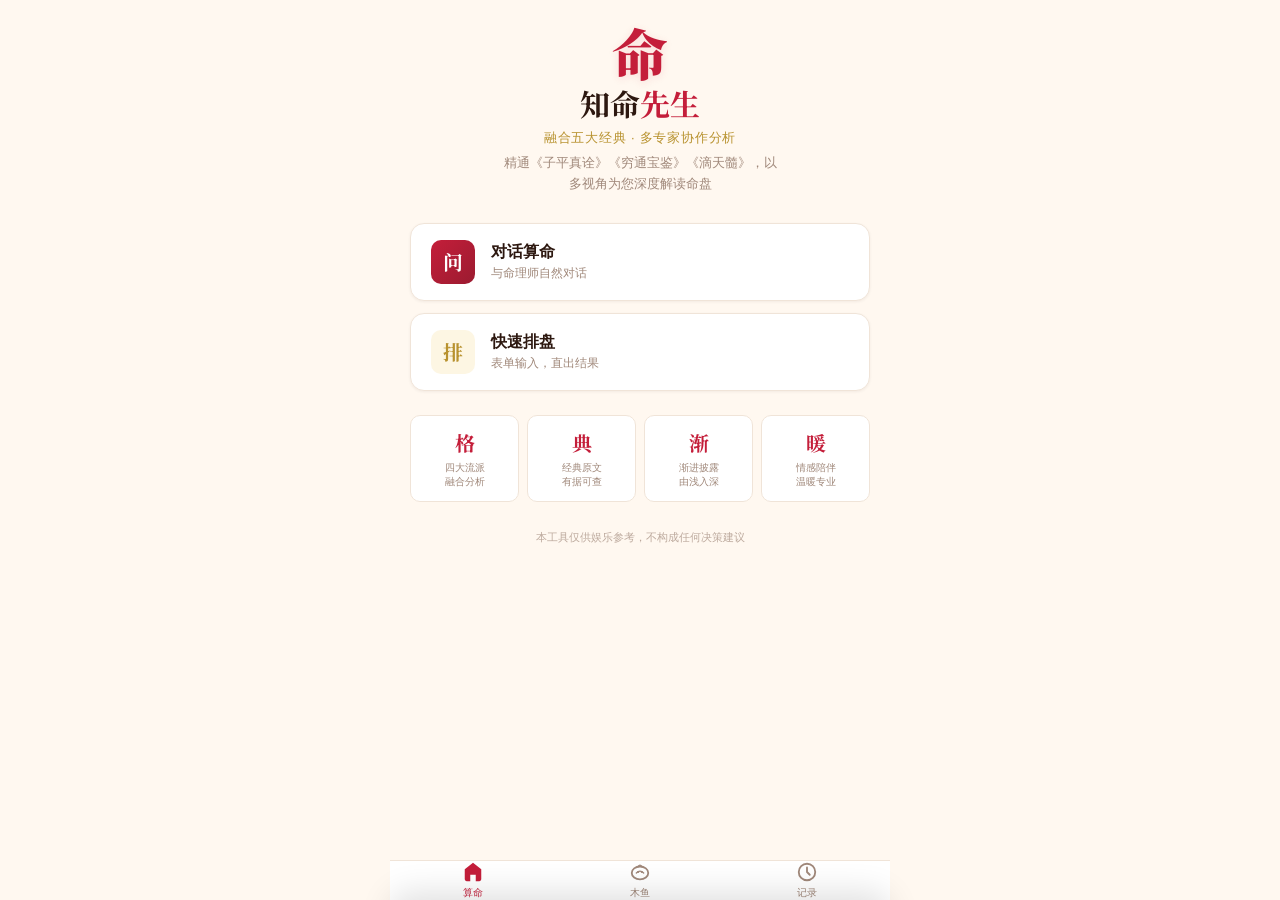
<file: frontend/index.html>
<!DOCTYPE html>
<html lang="zh-CN">
<head>
  <meta charset="UTF-8" />
  <meta name="viewport" content="width=device-width,initial-scale=1,maximum-scale=1,user-scalable=no,viewport-fit=cover" />
  <meta name="apple-mobile-web-app-capable" content="yes" />
  <meta name="apple-mobile-web-app-status-bar-style" content="default" />
  <meta name="theme-color" content="#FFF8F0" />
  <title>知命先生 · 命理解读</title>
  <link rel="manifest" href="manifest.json" />
  <link rel="icon" href="icon.svg" type="image/svg+xml" />
  <link rel="apple-touch-icon" href="icon.svg" />
  <link rel="preconnect" href="https://fonts.googleapis.com" />
  <link href="https://fonts.googleapis.com/css2?family=Noto+Serif+SC:wght@400;600;700;900&display=swap" rel="stylesheet" />
  <link rel="stylesheet" href="css/app.css" />
</head>
<body>
  <div id="app">

    <!-- ====== 底部 Tab 栏 ====== -->
    <nav class="tab-bar" id="tab-bar">
      <div class="tab active" data-tab="home">
        <svg class="tab-svg" viewBox="0 0 24 24" width="22" height="22"><path d="M12 2L3 9v11a2 2 0 002 2h4v-7h6v7h4a2 2 0 002-2V9L12 2z" fill="currentColor"/></svg>
        <span class="tab-label">算命</span>
      </div>
      <div class="tab" data-tab="woodfish">
        <svg class="tab-svg" viewBox="0 0 24 24" width="22" height="22"><ellipse cx="12" cy="13" rx="9" ry="7" fill="none" stroke="currentColor" stroke-width="2"/><path d="M8 13Q12 9 16 13" fill="none" stroke="currentColor" stroke-width="1.5" stroke-linecap="round"/><circle cx="10" cy="12" r="1.2" fill="currentColor"/><circle cx="14" cy="12" r="1.2" fill="currentColor"/><path d="M10 6Q12 3 14 6" fill="none" stroke="currentColor" stroke-width="1.5" stroke-linecap="round"/></svg>
        <span class="tab-label">木鱼</span>
      </div>
      <div class="tab" data-tab="history">
        <svg class="tab-svg" viewBox="0 0 24 24" width="22" height="22"><circle cx="12" cy="12" r="9" fill="none" stroke="currentColor" stroke-width="2"/><path d="M12 7v5l3 3" fill="none" stroke="currentColor" stroke-width="2" stroke-linecap="round" stroke-linejoin="round"/></svg>
        <span class="tab-label">记录</span>
      </div>
    </nav>

    <!-- ====== 首页 ====== -->
    <section id="screen-home" class="screen active">
      <div class="page-content home-content">
        <div class="hero">
          <div class="hero-seal">命</div>
          <h1>知命<span class="accent">先生</span></h1>
          <p class="hero-sub">融合五大经典 · 多专家协作分析</p>
          <p class="hero-desc">精通《子平真诠》《穷通宝鉴》《滴天髓》，以多视角为您深度解读命盘</p>
        </div>
        <div class="home-actions">
          <button type="button" class="btn-hero" id="btn-chat">
            <span class="btn-icon-char">问</span>
            <span class="btn-text">
              <strong>对话算命</strong>
              <small>与命理师自然对话</small>
            </span>
          </button>
          <button type="button" class="btn-hero btn-hero-alt" id="btn-form">
            <span class="btn-icon-char">排</span>
            <span class="btn-text">
              <strong>快速排盘</strong>
              <small>表单输入，直出结果</small>
            </span>
          </button>
        </div>
        <div class="home-features">
          <div class="feat"><span class="feat-char">格</span><p>四大流派<br/>融合分析</p></div>
          <div class="feat"><span class="feat-char">典</span><p>经典原文<br/>有据可查</p></div>
          <div class="feat"><span class="feat-char">渐</span><p>渐进披露<br/>由浅入深</p></div>
          <div class="feat"><span class="feat-char">暖</span><p>情感陪伴<br/>温暖专业</p></div>
        </div>
        <p class="footer-note">本工具仅供娱乐参考，不构成任何决策建议</p>
      </div>
    </section>

    <!-- ====== 免责弹窗 ====== -->
    <div id="overlay-disclaimer" class="overlay">
      <div class="modal">
        <h2>使用须知</h2>
        <p class="modal-body">本工具基于传统命理学规则与 AI 技术进行运势推算，融合《子平真诠》《穷通宝鉴》等经典理论，仅供娱乐参考，不构成任何人生、投资或医疗决策建议。</p>
        <label class="checkbox-row">
          <input type="checkbox" id="disclaimer-check" />
          <span>我已阅读并同意上述声明</span>
        </label>
        <button type="button" class="btn-primary" id="btn-disclaimer-ok" disabled>同意并继续</button>
      </div>
    </div>

    <!-- ====== 对话页 ====== -->
    <section id="screen-chat" class="screen">
      <header class="nav-bar">
        <span class="nav-back" data-goto="home">‹</span>
        <span class="nav-title">知命先生</span>
        <span class="nav-action" id="btn-new-chat" title="新对话">⟳</span>
      </header>
      <div class="chat-container" id="chat-container">
        <div class="chat-messages" id="chat-messages"></div>
      </div>
      <div class="chat-input-bar" id="chat-input-bar">
        <div class="chat-input-wrap">
          <textarea id="chat-input" placeholder="输入您的问题..." rows="1"></textarea>
          <button type="button" class="chat-send-btn" id="chat-send" disabled>
            <svg width="20" height="20" viewBox="0 0 24 24" fill="none"><path d="M22 2L11 13" stroke="currentColor" stroke-width="2" stroke-linecap="round"/><path d="M22 2L15 22L11 13L2 9L22 2Z" stroke="currentColor" stroke-width="2" stroke-linecap="round" stroke-linejoin="round"/></svg>
          </button>
        </div>
        <p class="chat-disclaimer">解读仅供娱乐参考，不构成决策建议</p>
      </div>
    </section>

    <!-- ====== 输入页 ====== -->
    <section id="screen-input" class="screen">
      <header class="nav-bar">
        <span class="nav-back" data-goto="home">‹</span>
        <span class="nav-title">输入生辰</span>
      </header>
      <div class="page-content">
        <div class="input-section">
          <p class="section-label">日历类型</p>
          <div class="calendar-switch" id="calendar-switch">
            <button type="button" class="active" data-type="solar">阳历</button>
            <button type="button" data-type="lunar">农历</button>
          </div>
        </div>
        <div class="input-section">
          <p class="section-label">出生日期</p>
          <div class="date-input-wrap" id="solar-date-wrap">
            <label>阳历日期</label>
            <input type="date" id="solar-date" value="1990-01-01" />
          </div>
          <div class="date-input-wrap" id="lunar-date-wrap" style="display:none;">
            <label>农历日期</label>
            <div class="lunar-picker-trigger" id="lunar-trigger">
              <span class="placeholder" id="lunar-display">请选择农历日期</span>
              <span class="arrow">›</span>
            </div>
          </div>
        </div>
        <div class="input-section">
          <p class="section-label">出生时辰</p>
          <div class="shichen-grid" id="shichen-grid">
            <button type="button" class="shichen-btn" data-hour="23"><span class="zhi">子</span><span class="range">23-01</span></button>
            <button type="button" class="shichen-btn" data-hour="1"><span class="zhi">丑</span><span class="range">01-03</span></button>
            <button type="button" class="shichen-btn" data-hour="3"><span class="zhi">寅</span><span class="range">03-05</span></button>
            <button type="button" class="shichen-btn" data-hour="5"><span class="zhi">卯</span><span class="range">05-07</span></button>
            <button type="button" class="shichen-btn" data-hour="7"><span class="zhi">辰</span><span class="range">07-09</span></button>
            <button type="button" class="shichen-btn" data-hour="9"><span class="zhi">巳</span><span class="range">09-11</span></button>
            <button type="button" class="shichen-btn" data-hour="11"><span class="zhi">午</span><span class="range">11-13</span></button>
            <button type="button" class="shichen-btn" data-hour="13"><span class="zhi">未</span><span class="range">13-15</span></button>
            <button type="button" class="shichen-btn" data-hour="15"><span class="zhi">申</span><span class="range">15-17</span></button>
            <button type="button" class="shichen-btn" data-hour="17"><span class="zhi">酉</span><span class="range">17-19</span></button>
            <button type="button" class="shichen-btn" data-hour="19"><span class="zhi">戌</span><span class="range">19-21</span></button>
            <button type="button" class="shichen-btn" data-hour="21"><span class="zhi">亥</span><span class="range">21-23</span></button>
          </div>
        </div>
        <div class="input-section">
          <p class="section-label">性别</p>
          <div class="gender-picker" id="gender-picker">
            <button type="button" class="gender-btn" data-gender="male">&#9794; 男</button>
            <button type="button" class="gender-btn" data-gender="female">&#9792; 女</button>
          </div>
        </div>
        <button type="button" class="btn-primary" id="btn-submit" disabled>开始推算</button>
        <button type="button" class="btn-secondary" data-goto="home">取消</button>
      </div>
    </section>

    <!-- ====== 加载页 ====== -->
    <section id="screen-loading" class="screen">
      <header class="nav-bar"><span class="nav-title">推算中</span></header>
      <div class="loading-wrap">
        <div class="taiji"></div>
        <p class="loading-text" id="loading-text">正在排盘推算…</p>
        <p class="loading-sub" id="loading-sub">多专家协作分析中</p>
        <div class="loading-steps" id="loading-steps">
          <div class="step active" data-step="paipan">排列四柱</div>
          <div class="step" data-step="wuxing">推算五行</div>
          <div class="step" data-step="fortune">多专家分析</div>
          <div class="step" data-step="reading">生成解读</div>
        </div>
      </div>
    </section>

    <!-- ====== 结果页 ====== -->
    <section id="screen-result" class="screen">
      <header class="nav-bar">
        <span class="nav-back" data-goto="home">‹</span>
        <span class="nav-title">今日运势</span>
      </header>
      <div class="page-content stagger">
        <p class="section-label">八字排盘</p>
        <div class="bazi-card" id="bazi-card"></div>
        <p class="section-label">五行分布</p>
        <div class="wuxing-chart" id="wuxing-chart"></div>
        <div class="score-hero" id="score-hero"></div>
        <p class="section-label">分项运势</p>
        <div class="fortune-grid" id="fortune-grid"></div>
        <p class="section-label">幸运提示</p>
        <div class="lucky-row" id="lucky-row"></div>
        <p class="section-label">黄历速览</p>
        <div class="almanac-row" id="almanac-row"></div>
        <div class="cautions-card" id="cautions-card"></div>

        <div class="result-actions">
          <div class="entry-row" id="btn-deep-analysis">
            <span class="e-label">深度解读</span>
            <span class="e-arrow">›</span>
          </div>
          <div class="entry-row" id="btn-yearly">
            <span class="e-label">查看本年运势</span>
            <span class="e-arrow">›</span>
          </div>
          <div class="entry-row" id="btn-dayun">
            <span class="e-label">查看大运流年</span>
            <span class="e-arrow">›</span>
          </div>
          <div class="entry-row" id="btn-ask-ai">
            <span class="e-label">向命理师提问</span>
            <span class="e-arrow">›</span>
          </div>
          <button type="button" class="btn-gold" id="btn-poster">生成运势海报</button>
        </div>
        <p class="footer-note">仅供娱乐参考，不构成任何决策建议</p>
      </div>
    </section>

    <!-- ====== 深度分析页 ====== -->
    <section id="screen-deep" class="screen">
      <header class="nav-bar">
        <span class="nav-back" data-goto="result">‹</span>
        <span class="nav-title">深度解读</span>
      </header>
      <div class="page-content">
        <div class="deep-header">
          <div class="deep-badge">四大专家协作分析</div>
          <p class="deep-desc">格局专家 · 调候专家 · 象法专家 · 心理咨询师</p>
        </div>
        <div class="deep-content" id="deep-content">
          <div class="deep-loading">
            <div class="typing-indicator"><span></span><span></span><span></span></div>
            <p>多专家协作分析中…</p>
          </div>
        </div>
        <p class="footer-note">仅供娱乐参考</p>
      </div>
    </section>

    <!-- ====== 木鱼页 ====== -->
    <section id="screen-woodfish" class="screen">
      <div class="page-content woodfish-page">
        <div class="wf-merit-display">
          <span class="wf-merit-label">功德</span>
          <span class="wf-merit-num" id="wf-merit">0</span>
        </div>
        <div class="wf-area">
          <div class="wf-ripple" id="wf-ripple"></div>
          <button type="button" class="wf-btn" id="wf-btn">
            <svg viewBox="0 0 200 200" width="160" height="160">
              <defs>
                <radialGradient id="wfg" cx="45%" cy="40%"><stop offset="0%" stop-color="#D4A84B"/><stop offset="100%" stop-color="#8B6914"/></radialGradient>
              </defs>
              <ellipse cx="100" cy="110" rx="72" ry="60" fill="url(#wfg)" stroke="#6B4C1A" stroke-width="2"/>
              <ellipse cx="100" cy="110" rx="58" ry="48" fill="none" stroke="#B8922F" stroke-width="1" opacity=".4"/>
              <path d="M70 110 Q100 90 130 110" fill="none" stroke="#6B4C1A" stroke-width="3" stroke-linecap="round"/>
              <circle cx="85" cy="105" r="4" fill="#6B4C1A" opacity=".6"/>
              <circle cx="115" cy="105" r="4" fill="#6B4C1A" opacity=".6"/>
              <path d="M88 60 Q100 40 112 60" fill="none" stroke="#B8922F" stroke-width="2.5" stroke-linecap="round"/>
              <circle cx="100" cy="42" r="6" fill="#D4A84B" stroke="#8B6914" stroke-width="1.5"/>
            </svg>
          </button>
          <div class="wf-float-container" id="wf-floats"></div>
        </div>
        <div class="wf-stats">
          <div class="wf-stat"><span class="wf-stat-num" id="wf-today">0</span><span class="wf-stat-label">今日</span></div>
          <div class="wf-stat"><span class="wf-stat-num" id="wf-total">0</span><span class="wf-stat-label">累计</span></div>
        </div>
        <p class="wf-hint">轻触木鱼，静心积德</p>
      </div>
    </section>

    <!-- ====== 大运流年页 ====== -->
    <section id="screen-dayun" class="screen">
      <header class="nav-bar">
        <span class="nav-back" data-goto="result">‹</span>
        <span class="nav-title">大运流年</span>
      </header>
      <div class="page-content">
        <p class="section-label" id="dayun-info"></p>
        <div class="dayun-timeline" id="dayun-timeline"></div>
        <p class="footer-note">仅供娱乐参考</p>
      </div>
    </section>

    <!-- ====== 本年运势页 ====== -->
    <section id="screen-yearly" class="screen">
      <header class="nav-bar">
        <span class="nav-back" data-goto="result">‹</span>
        <span class="nav-title">本年运势</span>
      </header>
      <div class="page-content stagger">
        <div class="yearly-header" id="yearly-header"></div>
        <div class="taisui-card" id="taisui-card" style="display:none;"></div>
        <div class="score-hero" id="yearly-score-hero"></div>
        <div class="yearly-keywords" id="yearly-keywords"></div>
        <p class="section-label">年度分项运势</p>
        <div class="fortune-grid" id="yearly-fortune-grid"></div>
        <div class="cautions-card" id="yearly-cautions-card"></div>
        <p class="section-label">十二月运势概览</p>
        <div class="monthly-chart" id="monthly-chart"></div>
        <p class="footer-note">仅供娱乐参考</p>
      </div>
    </section>

    <!-- ====== 历史记录页 ====== -->
    <section id="screen-history" class="screen">
      <div class="page-content" style="padding-top:16px;">
        <p class="section-label">最近记录</p>
        <div id="history-full-list"></div>
        <p class="footer-note">最近 30 天记录</p>
      </div>
    </section>

    <!-- ====== 农历选择器 ====== -->
    <div id="picker-overlay" class="overlay" style="align-items:flex-end;"></div>
    <div id="lunar-picker" class="picker-sheet">
      <div class="picker-header">
        <span class="picker-cancel" id="picker-cancel">取消</span>
        <span class="picker-title">选择农历日期</span>
        <span class="picker-confirm" id="picker-confirm">确定</span>
      </div>
      <div class="picker-columns">
        <div class="picker-highlight"></div>
        <div class="picker-column" id="picker-year"><div class="picker-scroller"></div></div>
        <div class="picker-column" id="picker-month"><div class="picker-scroller"></div></div>
        <div class="picker-column" id="picker-day"><div class="picker-scroller"></div></div>
      </div>
    </div>

    <!-- ====== 海报弹窗 ====== -->
    <div id="overlay-poster" class="overlay">
      <div class="modal" style="max-width:380px;">
        <h2>运势海报</h2>
        <div class="poster-wrap">
          <canvas id="poster-canvas" class="poster-canvas"></canvas>
        </div>
        <button type="button" class="btn-primary" id="btn-save-poster" style="margin-top:16px;">保存图片</button>
        <button type="button" class="btn-secondary" id="btn-close-poster">关闭</button>
      </div>
    </div>
  </div>

  <script src="js/utils.js"></script>
  <script src="js/api.js"></script>
  <script src="js/calendar.js"></script>
  <script src="js/ui.js"></script>
  <script src="js/chat.js"></script>
  <script src="js/woodfish.js"></script>
  <script src="js/poster.js"></script>
  <script src="js/app.js"></script>
</body>
</html>
</file>
<file: frontend/css/app.css>
/* ================================================================
   知命先生 — 明亮国风设计系统
   红/金/暖白 · 移动端优先
   ================================================================ */

:root {
  --safe-top: env(safe-area-inset-top, 0px);
  --safe-bottom: env(safe-area-inset-bottom, 0px);
  --pad: 20px;
  --nav-h: 52px;
  --tab-h: 56px;

  --bg: #FFF8F0;
  --bg-deep: #F5E6D3;
  --surface: #FFFFFF;
  --surface-warm: #FFFAF5;

  --ink: #2D1810;
  --ink-light: #5C3D2E;
  --muted: #A0887A;
  --border: #E8D5C4;
  --border-light: #F0E4D8;

  --accent: #C41E3A;
  --accent-dark: #9B1B30;
  --accent-soft: #FFF0F0;
  --accent-glow: rgba(196,30,58,.12);

  --gold: #D4A84B;
  --gold-dark: #B8922F;
  --gold-soft: #FDF6E3;
  --gold-glow: rgba(212,168,75,.18);

  --radius: 14px;
  --radius-sm: 10px;
  --radius-xs: 6px;
  --shadow-sm: 0 1px 3px rgba(45,24,16,.06);
  --shadow: 0 4px 16px rgba(45,24,16,.08);
  --shadow-lg: 0 12px 40px rgba(45,24,16,.12);

  --font-display: 'Noto Serif SC','Songti SC',serif;
  --font-body: -apple-system,'SF Pro Text','PingFang SC','Helvetica Neue',sans-serif;
  --ease-out: cubic-bezier(.22,1,.36,1);
  --ease-spring: cubic-bezier(.34,1.56,.64,1);
}

*{box-sizing:border-box;margin:0;padding:0}
html,body{height:100%;overflow:hidden}
body{font-family:var(--font-body);background:var(--bg);color:var(--ink);-webkit-font-smoothing:antialiased;-webkit-tap-highlight-color:transparent}

#app{width:100%;height:100%;max-width:500px;margin:0 auto;position:relative;overflow:hidden;background:var(--bg)}

/* ============ SCREEN ============ */
.screen{position:absolute;inset:0;overflow-y:auto;overflow-x:hidden;-webkit-overflow-scrolling:touch;opacity:0;transform:translateY(12px);transition:opacity .3s var(--ease-out),transform .3s var(--ease-out);pointer-events:none;padding-top:calc(var(--safe-top)+var(--nav-h));padding-bottom:calc(var(--safe-bottom)+20px)}
.screen::-webkit-scrollbar{display:none}
.screen.active{opacity:1;transform:translateY(0);pointer-events:auto;z-index:10}
#screen-home,#screen-woodfish,#screen-history{padding-bottom:calc(var(--safe-bottom)+var(--tab-h)+20px)}

/* ============ NAV BAR ============ */
.nav-bar{position:fixed;top:0;left:0;right:0;max-width:500px;margin:0 auto;height:calc(var(--safe-top)+var(--nav-h));padding-top:var(--safe-top);display:flex;align-items:center;justify-content:center;background:rgba(255,248,240,.92);backdrop-filter:blur(20px);-webkit-backdrop-filter:blur(20px);z-index:30;border-bottom:1px solid var(--border-light)}
.nav-back{position:absolute;left:4px;bottom:0;width:44px;height:var(--nav-h);display:flex;align-items:center;justify-content:center;color:var(--accent);font-size:22px;font-weight:500;cursor:pointer}
.nav-back:active{opacity:.5}
.nav-title{font-family:var(--font-display);font-size:17px;font-weight:600;color:var(--ink);letter-spacing:.04em}
.nav-action{position:absolute;right:8px;bottom:0;width:44px;height:var(--nav-h);display:flex;align-items:center;justify-content:center;color:var(--accent);font-size:18px;cursor:pointer}
.nav-action:active{opacity:.5}

.page-content{padding:0 var(--pad)}

/* ============ TAB BAR ============ */
.tab-bar{position:fixed;bottom:0;left:0;right:0;max-width:500px;margin:0 auto;height:calc(var(--tab-h)+var(--safe-bottom));padding-bottom:var(--safe-bottom);display:flex;background:rgba(255,255,255,.95);backdrop-filter:blur(20px);-webkit-backdrop-filter:blur(20px);border-top:1px solid var(--border-light);z-index:40;transition:transform .25s var(--ease-out)}
.tab-bar.hidden{transform:translateY(100%);pointer-events:none}
.tab{flex:1;display:flex;flex-direction:column;align-items:center;justify-content:center;gap:3px;cursor:pointer;transition:color .2s}
.tab .tab-svg{color:var(--muted);transition:color .2s}
.tab .tab-label{font-size:10px;color:var(--muted);font-weight:500;transition:color .2s}
.tab.active .tab-svg,.tab.active .tab-label{color:var(--accent)}

/* ============ HOME ============ */
#screen-home{padding-top:var(--safe-top)}
.home-content{padding-top:24px}
.hero{margin-bottom:28px;text-align:center;position:relative}
.hero-seal{font-family:var(--font-display);font-size:56px;font-weight:900;color:var(--accent);line-height:1;margin-bottom:4px;text-shadow:0 2px 8px var(--accent-glow)}
.hero h1{font-family:var(--font-display);font-size:30px;font-weight:700;color:var(--ink);line-height:1.3}
.hero h1 .accent{color:var(--accent)}
.hero-sub{margin-top:6px;font-size:13px;color:var(--gold-dark);letter-spacing:.06em;font-weight:500}
.hero-desc{margin-top:6px;font-size:13px;color:var(--muted);line-height:1.6;max-width:280px;margin-left:auto;margin-right:auto}

.home-actions{display:flex;flex-direction:column;gap:12px;margin-bottom:24px}
.btn-hero{width:100%;padding:16px 20px;border-radius:var(--radius);border:1px solid var(--border-light);background:var(--surface);display:flex;align-items:center;gap:16px;cursor:pointer;transition:all .2s var(--ease-out);text-align:left;box-shadow:var(--shadow-sm)}
.btn-hero:active{transform:scale(.98)}
.btn-icon-char{width:44px;height:44px;border-radius:var(--radius-sm);display:flex;align-items:center;justify-content:center;font-family:var(--font-display);font-size:20px;font-weight:700;flex-shrink:0}
.btn-hero:first-child .btn-icon-char{background:linear-gradient(135deg,var(--accent),var(--accent-dark));color:#fff}
.btn-hero-alt .btn-icon-char{background:var(--gold-soft);color:var(--gold-dark)}
.btn-hero .btn-text strong{font-size:16px;font-weight:600;color:var(--ink);display:block}
.btn-hero .btn-text small{font-size:12px;color:var(--muted);margin-top:2px;display:block}

.home-features{display:grid;grid-template-columns:repeat(4,1fr);gap:8px;margin-bottom:8px}
.feat{text-align:center;padding:12px 4px;border-radius:var(--radius-sm);background:var(--surface);border:1px solid var(--border-light)}
.feat-char{display:block;font-family:var(--font-display);font-size:20px;font-weight:700;color:var(--accent);margin-bottom:4px}
.feat p{font-size:10px;color:var(--muted);line-height:1.4}

/* ============ BUTTONS ============ */
.btn-primary{width:100%;height:52px;border-radius:var(--radius);background:linear-gradient(135deg,var(--accent),var(--accent-dark));color:#fff;font-size:16px;font-weight:600;letter-spacing:.06em;border:none;cursor:pointer;display:flex;align-items:center;justify-content:center;transition:transform .15s var(--ease-spring),box-shadow .2s;box-shadow:0 4px 16px var(--accent-glow)}
.btn-primary:active{transform:scale(.97)}
.btn-primary:disabled{opacity:.4;cursor:not-allowed;transform:none}

.btn-secondary{width:100%;height:48px;border-radius:var(--radius);background:transparent;color:var(--muted);font-size:15px;font-weight:500;border:1px solid var(--border);cursor:pointer;margin-top:16px;transition:all .2s}
.btn-secondary:active{background:var(--surface);color:var(--ink)}

.btn-gold{width:100%;height:48px;border-radius:var(--radius);background:linear-gradient(135deg,var(--gold),var(--gold-dark));color:#fff;font-size:15px;font-weight:600;border:none;cursor:pointer;margin-top:12px;box-shadow:0 4px 12px var(--gold-glow)}
.btn-gold:active{transform:scale(.97)}

.section-label{font-size:12px;font-weight:600;text-transform:uppercase;letter-spacing:.1em;color:var(--muted);margin-bottom:12px;margin-top:20px}

/* ============ CHAT ============ */
#screen-chat{display:flex;flex-direction:column;padding-bottom:0}
#screen-chat.active{display:flex}
.chat-container{flex:1;overflow-y:auto;overflow-x:hidden;-webkit-overflow-scrolling:touch;padding:16px var(--pad);padding-bottom:120px}
.chat-container::-webkit-scrollbar{display:none}
.chat-messages{display:flex;flex-direction:column;gap:16px}

.chat-bubble{max-width:85%;padding:14px 18px;border-radius:20px;line-height:1.7;font-size:15px;animation:bubbleIn .3s var(--ease-spring);word-wrap:break-word}
@keyframes bubbleIn{from{opacity:0;transform:translateY(8px) scale(.95)}}
.chat-bubble.ai{align-self:flex-start;background:var(--surface);border:1px solid var(--border-light);color:var(--ink);border-bottom-left-radius:6px;box-shadow:var(--shadow-sm)}
.chat-bubble.user{align-self:flex-end;background:linear-gradient(135deg,var(--accent),var(--accent-dark));color:#fff;border-bottom-right-radius:6px}
.chat-bubble.ai .ai-name{font-size:11px;color:var(--accent);font-weight:600;margin-bottom:6px;letter-spacing:.05em}
.chat-bubble p{margin-bottom:8px}
.chat-bubble p:last-child{margin-bottom:0}
.chat-bubble strong{color:var(--accent);font-weight:600}
.chat-bubble em{color:var(--ink-light);font-style:normal}
.chat-bubble .quick-actions{display:flex;flex-wrap:wrap;gap:8px;margin-top:12px}
.quick-action-btn{padding:6px 14px;border-radius:20px;font-size:13px;background:var(--accent-soft);border:1px solid var(--accent-glow);color:var(--accent);cursor:pointer;transition:all .2s}
.quick-action-btn:active{background:#ffe0e0;transform:scale(.95)}

.typing-indicator{display:flex;gap:4px;padding:4px 0}
.typing-indicator span{width:6px;height:6px;border-radius:50%;background:var(--muted);animation:typingDot 1.4s infinite}
.typing-indicator span:nth-child(2){animation-delay:.2s}
.typing-indicator span:nth-child(3){animation-delay:.4s}
@keyframes typingDot{0%,60%,100%{opacity:.3;transform:translateY(0)}30%{opacity:1;transform:translateY(-4px)}}

.chat-fortune-card{background:var(--surface-warm);border:1px solid var(--border);border-radius:var(--radius-sm);padding:16px;margin-top:12px}
.chat-fortune-card .cfc-title{font-family:var(--font-display);font-size:15px;font-weight:600;color:var(--accent);margin-bottom:10px}
.chat-fortune-card .cfc-pillars{display:flex;gap:6px;margin-bottom:10px}
.chat-fortune-card .cfc-pillar{flex:1;text-align:center;padding:8px 2px;background:var(--bg);border-radius:var(--radius-xs)}
.chat-fortune-card .cfc-pillar .p-label{font-size:9px;color:var(--muted);margin-bottom:4px}
.chat-fortune-card .cfc-pillar .p-gan{font-family:var(--font-display);font-size:18px;font-weight:700;color:var(--accent)}
.chat-fortune-card .cfc-pillar .p-zhi{font-family:var(--font-display);font-size:18px;font-weight:700;color:var(--gold-dark)}

.chat-input-bar{position:fixed;bottom:0;left:0;right:0;max-width:500px;margin:0 auto;padding:12px var(--pad) calc(12px+var(--safe-bottom));background:rgba(255,248,240,.95);backdrop-filter:blur(20px);-webkit-backdrop-filter:blur(20px);border-top:1px solid var(--border-light);z-index:25}
.chat-input-wrap{display:flex;align-items:flex-end;gap:8px}
.chat-input-wrap textarea{flex:1;min-height:40px;max-height:120px;padding:10px 16px;border-radius:22px;border:1px solid var(--border);background:var(--surface);color:var(--ink);font-size:15px;font-family:var(--font-body);resize:none;outline:none;transition:border-color .2s;line-height:1.4}
.chat-input-wrap textarea::placeholder{color:var(--muted)}
.chat-input-wrap textarea:focus{border-color:var(--accent)}
.chat-send-btn{width:40px;height:40px;flex-shrink:0;border-radius:50%;background:linear-gradient(135deg,var(--accent),var(--accent-dark));border:none;cursor:pointer;display:flex;align-items:center;justify-content:center;color:#fff;transition:all .2s var(--ease-spring);box-shadow:0 2px 12px var(--accent-glow)}
.chat-send-btn:disabled{opacity:.3;cursor:not-allowed}
.chat-send-btn:active:not(:disabled){transform:scale(.9)}
.chat-disclaimer{font-size:10px;color:var(--muted);text-align:center;margin-top:6px;opacity:.6}

/* ============ HISTORY ============ */
.history-item{height:64px;padding:0 16px;display:flex;align-items:center;justify-content:space-between;background:var(--surface);border-radius:var(--radius-sm);margin-bottom:8px;cursor:pointer;box-shadow:var(--shadow-sm);border:1px solid var(--border-light);transition:transform .15s}
.history-item:active{transform:scale(.98)}
.h-left{display:flex;flex-direction:column;gap:3px}
.h-name{font-size:15px;font-weight:500;color:var(--ink)}
.h-date{font-size:12px;color:var(--muted)}
.h-score{font-size:14px;font-weight:700;color:var(--accent);font-family:var(--font-display)}
.h-arrow{color:var(--border);font-size:18px}
.footer-note{margin-top:28px;text-align:center;font-size:11px;color:var(--muted);opacity:.7;padding-bottom:16px}

/* ============ OVERLAY / MODAL ============ */
.overlay{position:fixed;inset:0;background:rgba(45,24,16,.45);backdrop-filter:blur(8px);-webkit-backdrop-filter:blur(8px);display:none;align-items:center;justify-content:center;z-index:100;padding:32px}
.overlay.active{display:flex}
.modal{background:var(--surface);border-radius:20px;width:100%;max-width:340px;padding:28px;box-shadow:var(--shadow-lg);animation:modalIn .3s var(--ease-spring)}
@keyframes modalIn{from{opacity:0;transform:scale(.92) translateY(10px)}}
.modal h2{font-family:var(--font-display);font-size:20px;font-weight:700;margin-bottom:14px;color:var(--ink);text-align:center}
.modal-body{font-size:14px;color:var(--muted);line-height:1.7;margin-bottom:24px}
.checkbox-row{display:flex;align-items:center;gap:12px;margin-bottom:20px;cursor:pointer}
.checkbox-row input[type="checkbox"]{width:20px;height:20px;accent-color:var(--accent)}
.checkbox-row span{font-size:14px;color:var(--ink-light)}

/* ============ INPUT PAGE ============ */
.input-section{margin-top:16px;margin-bottom:24px}
.input-section .section-label{margin-bottom:10px;margin-top:0}
.calendar-switch{display:flex;background:var(--bg-deep);border-radius:var(--radius-sm);padding:3px;margin-bottom:16px}
.calendar-switch button{flex:1;height:36px;border:none;background:transparent;font-size:14px;font-weight:500;color:var(--muted);border-radius:calc(var(--radius-sm) - 2px);cursor:pointer;transition:all .2s var(--ease-out)}
.calendar-switch button.active{background:var(--surface);color:var(--ink);font-weight:600;box-shadow:var(--shadow-sm)}
.date-input-wrap{background:var(--surface);border:1px solid var(--border-light);border-radius:var(--radius-sm);padding:12px 16px;margin-bottom:12px}
.date-input-wrap label{font-size:12px;color:var(--muted);display:block;margin-bottom:6px}
.date-input-wrap input[type="date"]{width:100%;height:36px;border:none;font-size:16px;color:var(--ink);background:transparent;font-family:var(--font-body)}
.lunar-picker-trigger{display:flex;align-items:center;justify-content:space-between;min-height:36px;cursor:pointer}
.lunar-picker-trigger .value{font-size:16px;color:var(--ink);font-weight:500}
.lunar-picker-trigger .placeholder{font-size:16px;color:var(--border)}
.lunar-picker-trigger .arrow{color:var(--border);font-size:16px}
.shichen-grid{display:grid;grid-template-columns:repeat(4,1fr);gap:8px;margin-bottom:16px}
.shichen-btn{padding:10px 4px;border:1px solid var(--border-light);border-radius:var(--radius-xs);background:var(--surface);cursor:pointer;text-align:center;transition:all .2s}
.shichen-btn .zhi{font-family:var(--font-display);font-size:18px;font-weight:600;color:var(--ink);display:block}
.shichen-btn .range{font-size:10px;color:var(--muted);margin-top:2px;display:block}
.shichen-btn.selected{background:var(--accent);border-color:var(--accent)}
.shichen-btn.selected .zhi,.shichen-btn.selected .range{color:#fff}
.shichen-btn:active{transform:scale(.95)}
.gender-picker{display:flex;gap:12px;margin-bottom:24px}
.gender-btn{flex:1;height:52px;border:1px solid var(--border);border-radius:var(--radius-sm);background:var(--surface);color:var(--muted);font-size:16px;font-weight:500;cursor:pointer;display:flex;align-items:center;justify-content:center;gap:6px;transition:all .2s}
.gender-btn.selected{background:var(--accent);border-color:var(--accent);color:#fff}
.gender-btn:active{transform:scale(.96)}

/* ============ LOADING ============ */
#screen-loading .loading-wrap{display:flex;flex-direction:column;align-items:center;justify-content:center;min-height:calc(100vh - var(--nav-h));padding:var(--pad)}
.taiji{width:80px;height:80px;border-radius:50%;background:radial-gradient(circle at 50% 25%,var(--accent) 0,var(--accent) 12px,transparent 12px),radial-gradient(circle at 50% 75%,var(--bg) 0,var(--bg) 12px,transparent 12px),linear-gradient(to right,var(--bg) 50%,var(--accent) 50%);animation:taiji-spin 2s linear infinite;box-shadow:0 0 0 3px var(--border-light)}
@keyframes taiji-spin{to{transform:rotate(360deg)}}
.loading-text{margin-top:28px;font-family:var(--font-display);font-size:17px;font-weight:600;color:var(--ink)}
.loading-sub{margin-top:6px;font-size:13px;color:var(--muted)}
.loading-steps{margin-top:36px;width:200px}
.loading-steps .step{font-size:14px;color:var(--border);padding:8px 0 8px 28px;position:relative;border-left:2px solid var(--border-light);margin-left:7px;transition:color .3s}
.loading-steps .step:last-child{border-left-color:transparent}
.loading-steps .step::before{content:'';position:absolute;left:-6px;top:10px;width:10px;height:10px;border-radius:50%;background:var(--border-light);border:2px solid var(--bg);transition:all .3s}
.loading-steps .step.active{color:var(--ink);font-weight:600}
.loading-steps .step.active::before{background:var(--accent);box-shadow:0 0 0 4px var(--accent-glow)}
.loading-steps .step.done{color:var(--accent);border-left-color:var(--accent)}
.loading-steps .step.done::before{background:var(--accent);box-shadow:none}

/* ============ RESULT ============ */
.bazi-card{display:flex;gap:8px;margin-bottom:20px}
.pillar-col{flex:1;background:var(--surface);border:1px solid var(--border-light);border-radius:var(--radius-sm);text-align:center;padding:12px 4px;box-shadow:var(--shadow-sm)}
.pillar-label{font-size:10px;color:var(--muted);letter-spacing:.05em;margin-bottom:6px}
.pillar-gan{font-family:var(--font-display);font-size:24px;font-weight:700;color:var(--accent);line-height:1.2}
.pillar-zhi{font-family:var(--font-display);font-size:24px;font-weight:700;color:var(--gold-dark);line-height:1.2;margin-top:2px}
.pillar-nayin{font-size:10px;color:var(--muted);margin-top:6px}
.pillar-shishen{font-size:10px;color:var(--accent);margin-top:2px;font-weight:500}

.wuxing-chart{margin-bottom:20px}
.wx-row{display:flex;align-items:center;gap:8px;margin-bottom:6px}
.wx-label{width:28px;font-size:14px;font-weight:600;color:var(--ink);text-align:center;font-family:var(--font-display)}
.wx-bar-wrap{flex:1;height:20px;background:var(--bg-deep);border-radius:10px;overflow:hidden}
.wx-bar{height:100%;border-radius:10px;transition:width .6s var(--ease-out);min-width:4px}
.wx-bar.metal{background:linear-gradient(90deg,#E8D5C4,#D4A84B)}
.wx-bar.wood{background:linear-gradient(90deg,#A8D8A0,#5BA85A)}
.wx-bar.water{background:linear-gradient(90deg,#A0C4E8,#4A90C4)}
.wx-bar.fire{background:linear-gradient(90deg,#F0A0A0,#C41E3A)}
.wx-bar.earth{background:linear-gradient(90deg,#E8D0A0,#B8922F)}
.wx-value{width:40px;font-size:12px;color:var(--muted);text-align:right}
.wx-tag{font-size:10px;padding:1px 6px;border-radius:3px;margin-left:4px}
.wx-tag.fav{background:var(--accent-soft);color:var(--accent)}

.score-hero{text-align:center;padding:24px;background:var(--surface);border-radius:var(--radius);border:1px solid var(--border-light);box-shadow:var(--shadow);margin-bottom:20px}
.score-number{font-family:var(--font-display);font-size:56px;font-weight:700;color:var(--accent);line-height:1}
.score-label{font-size:13px;color:var(--muted);margin-top:4px}
.score-stars{margin-top:8px;font-size:20px;letter-spacing:4px}
.star-full{color:var(--gold)}
.star-empty{color:var(--border-light)}
.score-overview{font-size:14px;line-height:1.7;color:var(--ink-light);margin-top:16px;text-align:left;padding:0 4px}

.fortune-grid{display:grid;grid-template-columns:1fr 1fr;gap:10px;margin-bottom:20px}
.fortune-card{background:var(--surface);border:1px solid var(--border-light);border-radius:var(--radius-sm);padding:14px;box-shadow:var(--shadow-sm)}
.fortune-card .fc-header{display:flex;align-items:center;justify-content:space-between;margin-bottom:8px}
.fortune-card .fc-name{font-size:13px;font-weight:600;color:var(--ink);font-family:var(--font-display)}
.fortune-card .fc-score{font-family:var(--font-display);font-size:20px;font-weight:700;color:var(--accent)}
.fortune-card .fc-text{font-size:12px;color:var(--muted);line-height:1.5}

.lucky-row{display:flex;gap:10px;margin-bottom:20px}
.lucky-item{flex:1;background:var(--surface);border:1px solid var(--border-light);border-radius:var(--radius-sm);padding:12px;text-align:center}
.lucky-item .li-label{font-size:11px;color:var(--muted);margin-bottom:6px}
.lucky-item .li-value{font-family:var(--font-display);font-size:16px;font-weight:600;color:var(--ink)}
.lucky-color-dot{display:inline-block;width:20px;height:20px;border-radius:50%;vertical-align:middle;border:2px solid var(--border-light);margin-right:4px}

.almanac-row{display:flex;gap:12px;margin-bottom:20px}
.almanac-col{flex:1;background:var(--surface);border:1px solid var(--border-light);border-radius:var(--radius-sm);padding:12px}
.almanac-col .al-label{font-size:12px;font-weight:600;margin-bottom:8px}
.almanac-col .al-label.yi{color:var(--accent)}
.almanac-col .al-label.ji{color:var(--muted)}
.almanac-tags{display:flex;flex-wrap:wrap;gap:4px}
.almanac-tag{font-size:11px;padding:2px 8px;border-radius:4px}
.almanac-tag.yi{background:var(--accent-soft);color:var(--accent)}
.almanac-tag.ji{background:var(--bg-deep);color:var(--muted)}

.cautions-card{background:var(--gold-soft);border:1px solid rgba(212,168,75,.2);border-radius:var(--radius-sm);padding:14px;margin-bottom:20px}
.cautions-card .cc-title{font-size:13px;font-weight:600;color:var(--gold-dark);margin-bottom:8px}
.cautions-card .cc-item{font-size:13px;line-height:1.6;color:var(--ink-light);padding-left:16px;position:relative;margin-bottom:4px}
.cautions-card .cc-item::before{content:'·';position:absolute;left:4px;color:var(--gold);font-weight:700}

.result-actions{margin-top:16px}
.entry-row{height:54px;display:flex;align-items:center;justify-content:space-between;background:var(--surface);padding:0 16px;margin-bottom:8px;border-radius:var(--radius-sm);cursor:pointer;box-shadow:var(--shadow-sm);border:1px solid var(--border-light);transition:all .15s}
.entry-row:active{transform:scale(.98);background:var(--accent-soft)}
.e-label{font-size:15px;font-weight:500;color:var(--ink)}
.e-arrow{color:var(--border);font-size:16px}

/* ============ DEEP ANALYSIS ============ */
.deep-header{text-align:center;padding:20px;margin-bottom:16px}
.deep-badge{display:inline-block;padding:6px 20px;border-radius:20px;font-size:14px;font-weight:600;background:var(--accent-soft);color:var(--accent);border:1px solid var(--accent-glow)}
.deep-desc{font-size:12px;color:var(--muted);margin-top:8px}
.deep-content{padding:16px;line-height:1.8;font-size:15px;color:var(--ink-light)}
.deep-content h2,.deep-content h3{font-family:var(--font-display);color:var(--accent);margin:20px 0 10px;font-size:16px}
.deep-content h2:first-child,.deep-content h3:first-child{margin-top:0}
.deep-content strong{color:var(--ink)}
.deep-content em{color:var(--gold-dark);font-style:normal}
.deep-loading{text-align:center;padding:40px 20px;color:var(--muted)}
.deep-loading p{margin-top:16px;font-size:14px}
.deep-content ul,.deep-content ol{padding-left:20px;margin:8px 0}
.deep-content li{margin-bottom:4px}
.deep-content blockquote{border-left:3px solid var(--gold);padding-left:12px;margin:12px 0;color:var(--gold-dark);font-style:italic}

/* ============ WOODFISH ============ */
.woodfish-page{display:flex;flex-direction:column;align-items:center;justify-content:center;min-height:calc(100vh - var(--tab-h) - 40px);padding-top:20px;user-select:none}
#screen-woodfish{padding-top:0}

.wf-merit-display{text-align:center;margin-bottom:24px}
.wf-merit-label{display:block;font-size:13px;color:var(--muted);letter-spacing:.1em;margin-bottom:4px}
.wf-merit-num{font-family:var(--font-display);font-size:48px;font-weight:900;color:var(--gold-dark);line-height:1}

.wf-area{position:relative;width:200px;height:200px;display:flex;align-items:center;justify-content:center;margin-bottom:24px}
.wf-ripple{position:absolute;inset:0;border-radius:50%;border:2px solid var(--gold);opacity:0;transform:scale(.8);pointer-events:none}
.wf-ripple.active{animation:wfRipple .6s ease-out}
@keyframes wfRipple{0%{opacity:.5;transform:scale(.8)}100%{opacity:0;transform:scale(1.6)}}

.wf-btn{background:none;border:none;cursor:pointer;padding:0;transition:transform 80ms ease;-webkit-tap-highlight-color:transparent}
.wf-btn:active,.wf-btn.hit{transform:scale(.88)}

.wf-float-container{position:absolute;inset:0;pointer-events:none;overflow:visible}
.wf-float{position:absolute;left:50%;top:30%;font-family:var(--font-display);font-size:18px;font-weight:700;color:var(--gold-dark);white-space:nowrap;animation:wfFloat 1s ease-out forwards;pointer-events:none}
@keyframes wfFloat{0%{opacity:1;transform:translate(-50%,0)}100%{opacity:0;transform:translate(-50%,-80px)}}

.wf-stats{display:flex;gap:32px;margin-bottom:16px}
.wf-stat{text-align:center}
.wf-stat-num{display:block;font-family:var(--font-display);font-size:24px;font-weight:700;color:var(--ink)}
.wf-stat-label{font-size:12px;color:var(--muted)}

.wf-hint{font-size:13px;color:var(--muted);text-align:center}

/* ============ DAYUN ============ */
.dayun-timeline{padding-left:24px;position:relative}
.dayun-timeline::before{content:'';position:absolute;left:11px;top:0;bottom:0;width:2px;background:var(--border-light)}
.dayun-item{position:relative;padding:12px 16px;margin-bottom:12px;margin-left:20px;background:var(--surface);border:1px solid var(--border-light);border-radius:var(--radius-sm)}
.dayun-item::before{content:'';position:absolute;left:-29px;top:16px;width:10px;height:10px;border-radius:50%;background:var(--border-light);border:2px solid var(--bg)}
.dayun-item.current{border-color:var(--accent)}
.dayun-item.current::before{background:var(--accent);box-shadow:0 0 0 4px var(--accent-glow)}
.dy-header{display:flex;justify-content:space-between;align-items:center;margin-bottom:4px}
.dy-ganzhi{font-family:var(--font-display);font-size:18px;font-weight:700;color:var(--ink)}
.dy-years{font-size:12px;color:var(--muted)}
.dy-shishen{font-size:12px;color:var(--accent)}
.dy-age{font-size:12px;color:var(--muted);margin-top:2px}

/* ============ YEARLY ============ */
.yearly-header{text-align:center;padding:20px 16px;background:var(--surface);border-radius:var(--radius);border:1px solid var(--border-light);box-shadow:var(--shadow-sm);margin-bottom:16px}
.yearly-header .yh-year{font-family:var(--font-display);font-size:28px;font-weight:700;color:var(--ink);line-height:1.2}
.yearly-header .yh-ganzhi{font-family:var(--font-display);font-size:16px;color:var(--accent);margin-top:4px;font-weight:600}
.yearly-header .yh-meta{font-size:12px;color:var(--muted);margin-top:6px}
.yearly-header .yh-theme{display:inline-block;margin-top:10px;padding:4px 16px;border-radius:20px;background:linear-gradient(135deg,var(--accent),var(--accent-dark));color:#fff;font-size:14px;font-weight:600;letter-spacing:.06em}

.taisui-card{background:linear-gradient(135deg,#FFF0E8,#FFE0D0);border:1px solid rgba(196,30,58,.15);border-radius:var(--radius-sm);padding:16px;margin-bottom:16px}
.taisui-card .ts-title{font-size:15px;font-weight:700;color:var(--accent);margin-bottom:8px;display:flex;align-items:center;gap:6px}
.taisui-card .ts-type{display:inline-block;padding:2px 10px;border-radius:4px;font-size:12px;font-weight:600;background:var(--accent);color:#fff;margin-right:6px;margin-bottom:4px}
.taisui-card .ts-desc{font-size:13px;color:var(--ink-light);line-height:1.6;margin-top:6px}

.yearly-keywords{display:flex;flex-wrap:wrap;gap:8px;justify-content:center;margin-bottom:20px}
.yearly-keywords .yk-tag{padding:6px 14px;border-radius:20px;font-size:13px;font-weight:500;background:var(--gold-soft);color:var(--gold-dark);border:1px solid rgba(212,168,75,.25)}

.monthly-chart{margin-bottom:20px}
.monthly-chart .mc-row{display:flex;align-items:center;gap:8px;margin-bottom:6px;padding:8px 12px;background:var(--surface);border:1px solid var(--border-light);border-radius:var(--radius-xs);transition:transform .1s}
.monthly-chart .mc-row:active{transform:scale(.98)}
.monthly-chart .mc-row.mc-highlight{border-color:var(--accent);background:var(--accent-soft)}
.monthly-chart .mc-row.mc-low{border-color:var(--border);background:var(--bg-deep)}
.monthly-chart .mc-name{width:42px;font-size:13px;font-weight:600;color:var(--ink);font-family:var(--font-display)}
.monthly-chart .mc-gz{width:36px;font-size:12px;color:var(--muted);font-family:var(--font-display)}
.monthly-chart .mc-bar-wrap{flex:1;height:16px;background:var(--bg-deep);border-radius:8px;overflow:hidden}
.monthly-chart .mc-bar{height:100%;border-radius:8px;transition:width .6s var(--ease-out);min-width:4px}
.monthly-chart .mc-bar.high{background:linear-gradient(90deg,var(--accent),var(--accent-dark))}
.monthly-chart .mc-bar.mid{background:linear-gradient(90deg,var(--gold),var(--gold-dark))}
.monthly-chart .mc-bar.low{background:linear-gradient(90deg,var(--border),var(--muted))}
.monthly-chart .mc-score{width:30px;font-size:12px;font-weight:600;color:var(--ink);text-align:right}

/* ============ PICKER ============ */
.picker-sheet{position:fixed;left:0;right:0;bottom:0;max-width:500px;margin:0 auto;background:var(--surface);border-radius:20px 20px 0 0;padding:0 0 calc(16px+var(--safe-bottom));z-index:110;transform:translateY(100%);transition:transform .3s var(--ease-spring);box-shadow:0 -8px 32px rgba(0,0,0,.12)}
.picker-sheet.active{transform:translateY(0)}
.picker-header{display:flex;justify-content:space-between;align-items:center;padding:16px 20px;border-bottom:1px solid var(--border-light)}
.picker-cancel{font-size:15px;color:var(--muted);cursor:pointer}
.picker-title{font-size:16px;font-weight:600;color:var(--ink)}
.picker-confirm{font-size:15px;color:var(--accent);font-weight:600;cursor:pointer}
.picker-columns{display:flex;height:200px;overflow:hidden;position:relative}
.picker-columns::before,.picker-columns::after{content:'';position:absolute;left:0;right:0;height:80px;z-index:2;pointer-events:none}
.picker-columns::before{top:0;background:linear-gradient(to bottom,var(--surface),transparent)}
.picker-columns::after{bottom:0;background:linear-gradient(to top,var(--surface),transparent)}
.picker-highlight{position:absolute;left:0;right:0;top:50%;transform:translateY(-50%);height:40px;border-top:1px solid var(--border-light);border-bottom:1px solid var(--border-light);pointer-events:none;z-index:1}
.picker-column{flex:1;overflow:hidden;position:relative}
.picker-scroller{transition:transform .3s var(--ease-out)}
.picker-item{height:40px;display:flex;align-items:center;justify-content:center;font-size:15px;color:var(--ink-light);user-select:none}
.picker-item.leap{color:var(--accent);font-weight:500}

/* ============ POSTER ============ */
.poster-wrap{text-align:center;padding:16px}
.poster-canvas{max-width:100%;border-radius:8px;box-shadow:var(--shadow)}

/* ============ ANIMATIONS ============ */
@keyframes fadeSlideIn{from{opacity:0;transform:translateY(8px)}}
.stagger>*{animation:fadeSlideIn .4s var(--ease-out) backwards}
.stagger>*:nth-child(1){animation-delay:.05s}
.stagger>*:nth-child(2){animation-delay:.1s}
.stagger>*:nth-child(3){animation-delay:.15s}
.stagger>*:nth-child(4){animation-delay:.2s}
.stagger>*:nth-child(5){animation-delay:.25s}
.stagger>*:nth-child(6){animation-delay:.3s}
.stagger>*:nth-child(7){animation-delay:.35s}
.stagger>*:nth-child(8){animation-delay:.4s}
</file>
